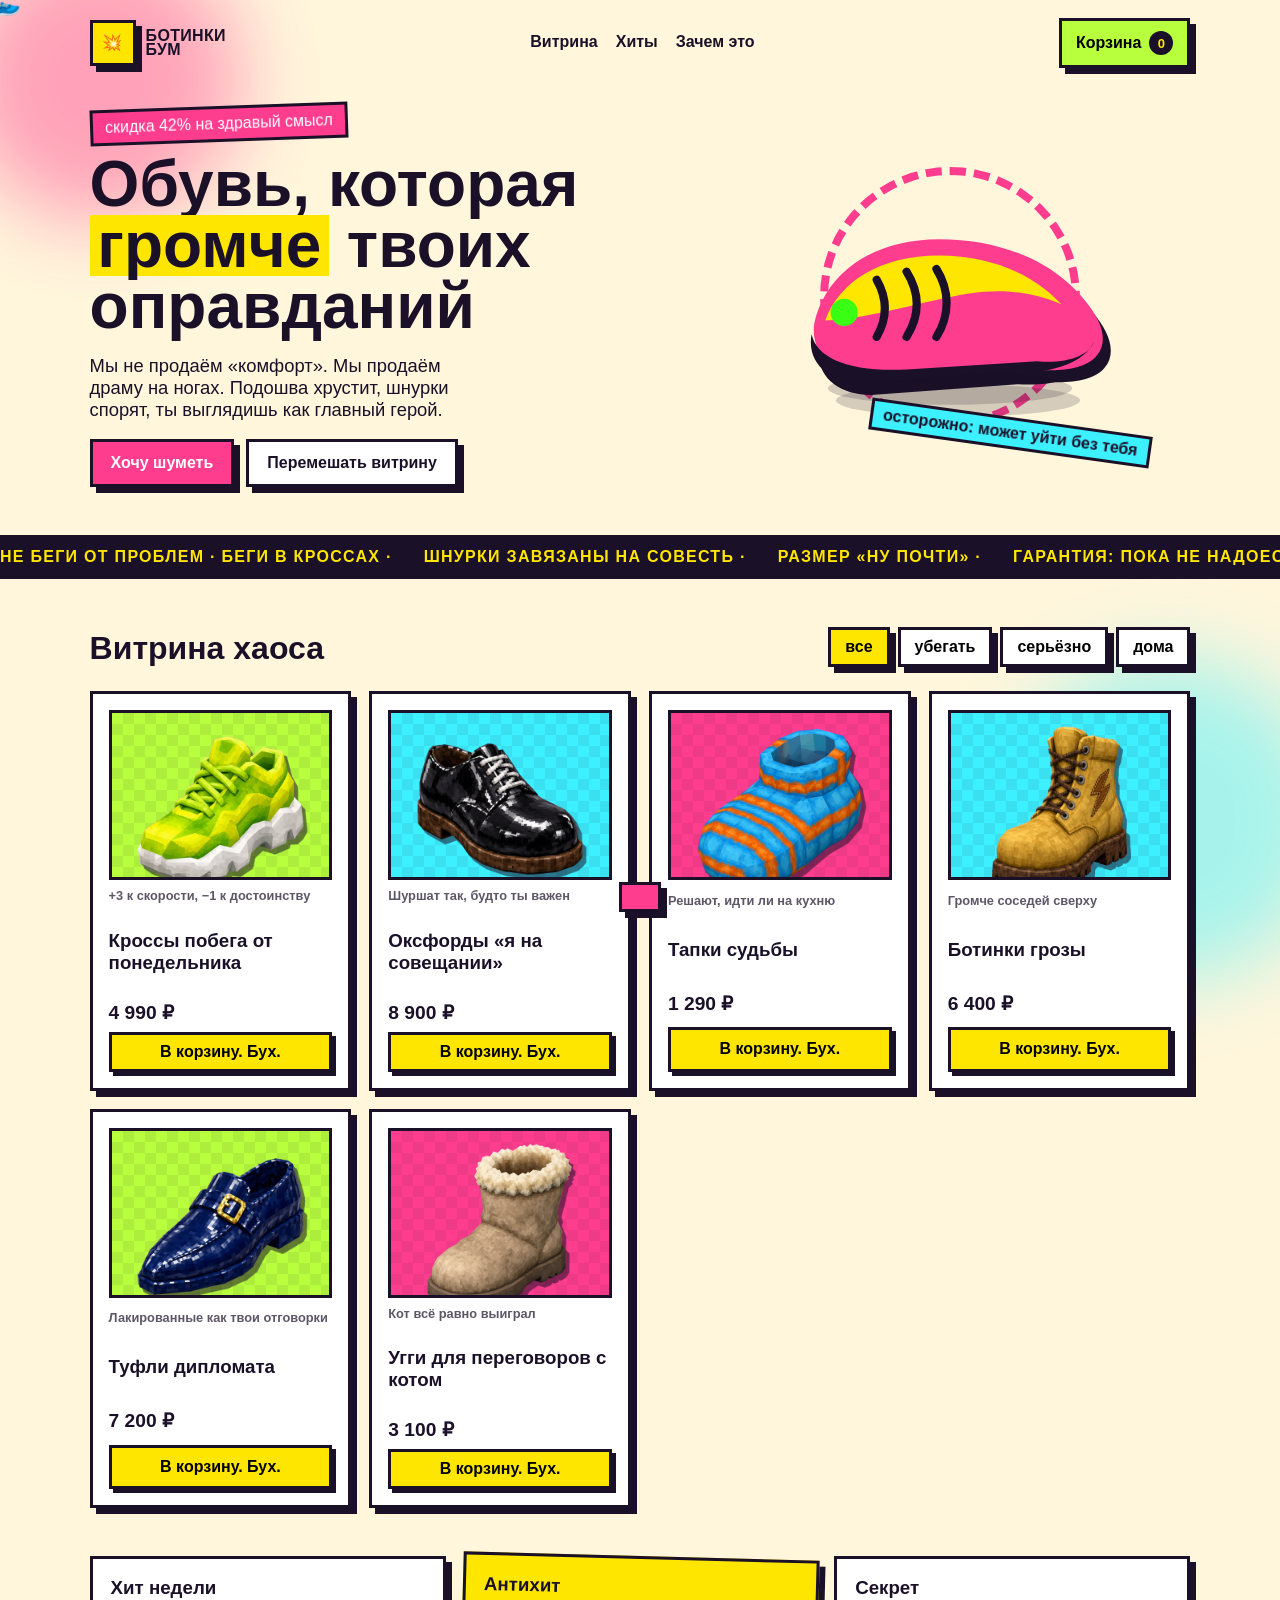
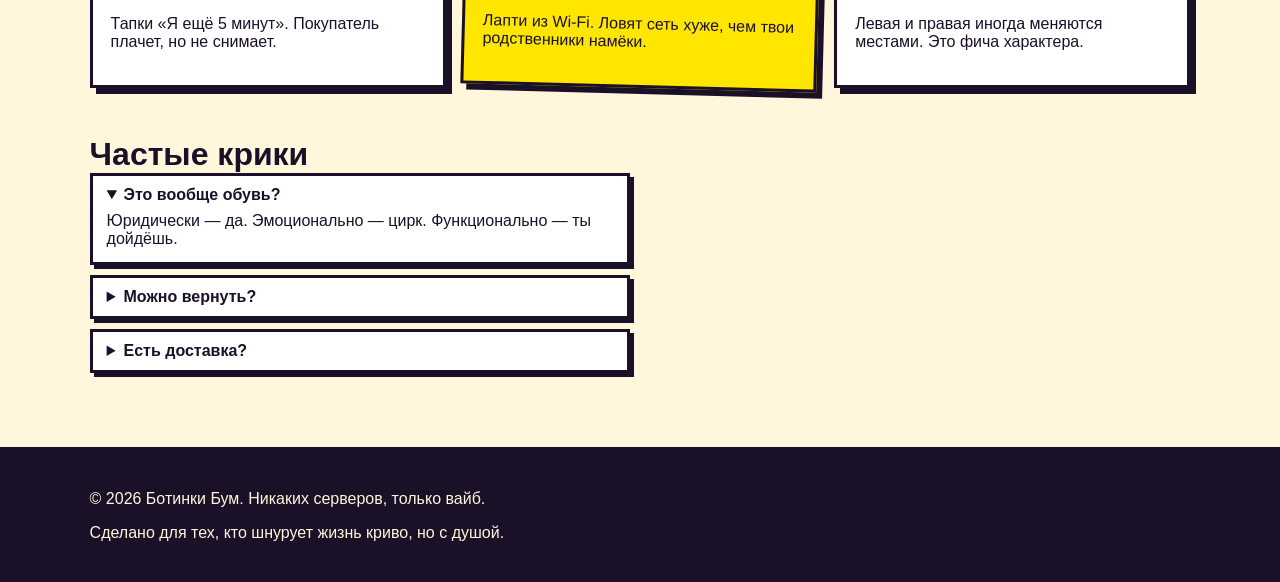
<file: index.html>
<!DOCTYPE html>
<html lang="ru">
<head>
  <meta charset="UTF-8" />
  <meta name="viewport" content="width=device-width, initial-scale=1" />
  <title>Ботинки Бум — обувь, которая шумит</title>
  <link rel="stylesheet" href="styles.css" />
</head>
<body>
  <div class="blob blob-a" aria-hidden="true"></div>
  <div class="blob blob-b" aria-hidden="true"></div>
  <div class="cursor-boot" id="cursorBoot" aria-hidden="true">👟</div>

  <header class="top">
    <a class="logo" href="#">
      <span class="logo-mark">💥</span>
      <span>БОТИНКИ<br />БУМ</span>
    </a>
    <nav>
      <a href="#catalog">Витрина</a>
      <a href="#hits">Хиты</a>
      <a href="#faq">Зачем это</a>
    </nav>
    <button class="cart-btn" id="cartBtn" type="button">
      Корзина
      <span class="cart-count" id="cartCount">0</span>
    </button>
  </header>

  <section class="hero">
    <div class="hero-copy">
      <p class="sticker">скидка 42% на здравый смысл</p>
      <h1>Обувь, которая <em>громче</em> твоих оправданий</h1>
      <p class="lead">
        Мы не продаём «комфорт». Мы продаём драму на ногах.
        Подошва хрустит, шнурки спорят, ты выглядишь как главный герой.
      </p>
      <div class="hero-actions">
        <a class="btn boom" href="#catalog">Хочу шуметь</a>
        <button class="btn ghost" id="shuffleBtn" type="button">Перемешать витрину</button>
      </div>
    </div>
    <div class="hero-stage">
      <div class="spin-ring"></div>
      <svg class="hero-shoe" viewBox="0 0 280 180" role="img" aria-label="Гигантский кроссовок">
        <ellipse cx="140" cy="158" rx="90" ry="12" fill="#1a1028" opacity=".18"/>
        <path d="M40 110c8-36 42-62 92-62 48 0 86 18 108 46 10 12 18 28 8 40-8 10-28 12-46 10l-110 6c-28 2-56-12-52-40z" fill="#ff3d8f"/>
        <path d="M48 108c10-28 40-48 84-48 38 0 70 14 90 36-18-8-40-12-68-8-36 6-70 18-106 20z" fill="#ffe600"/>
        <path d="M38 118c4 18 28 28 70 26l96-6c22 2 38-4 42-14-8 16-34 24-62 22l-108 8c-24 0-42-14-38-36z" fill="#1a1028"/>
        <path d="M86 78c8 14 8 28 0 42" stroke="#1a1028" stroke-width="6" fill="none" stroke-linecap="round"/>
        <path d="M108 72c10 16 10 32 0 48" stroke="#1a1028" stroke-width="6" fill="none" stroke-linecap="round"/>
        <path d="M130 70c10 16 10 34 0 50" stroke="#1a1028" stroke-width="6" fill="none" stroke-linecap="round"/>
        <circle cx="62" cy="102" r="10" fill="#39ff14"/>
      </svg>
      <p class="hero-caption">осторожно: может уйти без тебя</p>
    </div>
  </section>

  <div class="ticker" aria-hidden="true">
    <div class="ticker-track">
      <span>не беги от проблем · беги в кроссах ·</span>
      <span>шнурки завязаны на совесть ·</span>
      <span>размер «ну почти» ·</span>
      <span>гарантия: пока не надоест ·</span>
      <span>не беги от проблем · беги в кроссах ·</span>
      <span>шнурки завязаны на совесть ·</span>
      <span>размер «ну почти» ·</span>
      <span>гарантия: пока не надоест ·</span>
    </div>
  </div>

  <section id="catalog" class="catalog">
    <div class="section-head">
      <h2>Витрина хаоса</h2>
      <div class="filters" id="filters">
        <button class="chip on" data-filter="all" type="button">все</button>
        <button class="chip" data-filter="run" type="button">убегать</button>
        <button class="chip" data-filter="formal" type="button">серьёзно</button>
        <button class="chip" data-filter="home" type="button">дома</button>
      </div>
    </div>
    <div class="grid" id="grid"></div>
  </section>

  <section id="hits" class="hits">
    <div class="hit-card">
      <h3>Хит недели</h3>
      <p>Тапки «Я ещё 5 минут». Покупатель плачет, но не снимает.</p>
    </div>
    <div class="hit-card tilt">
      <h3>Антихит</h3>
      <p>Лапти из Wi-Fi. Ловят сеть хуже, чем твои родственники намёки.</p>
    </div>
    <div class="hit-card">
      <h3>Секрет</h3>
      <p>Левая и правая иногда меняются местами. Это фича характера.</p>
    </div>
  </section>

  <section id="faq" class="faq">
    <h2>Частые крики</h2>
    <details open>
      <summary>Это вообще обувь?</summary>
      <p>Юридически — да. Эмоционально — цирк. Функционально — ты дойдёшь.</p>
    </details>
    <details>
      <summary>Можно вернуть?</summary>
      <p>Можно. Но ботинок будет помнить. И судить.</p>
    </details>
    <details>
      <summary>Есть доставка?</summary>
      <p>Пока только глазами. Кнопка «в корзину» чисто для кайфа.</p>
    </details>
  </section>

  <footer>
    <p>© 2026 Ботинки Бум. Никаких серверов, только вайб.</p>
    <p>Сделано для тех, кто шнурует жизнь криво, но с душой.</p>
  </footer>

  <div class="cart-overlay" id="cartOverlay"></div>
  <aside class="cart-drawer" id="cartDrawer" aria-hidden="true" aria-label="Корзина">
    <div class="cart-head">
      <h2>Корзина шума</h2>
      <button class="cart-close" id="cartClose" type="button" aria-label="Закрыть">✕</button>
    </div>
    <div class="cart-items" id="cartItems"></div>
    <div class="cart-foot">
      <div class="cart-total"><span>Итого</span><strong id="cartTotal">0 ₽</strong></div>
      <button class="btn boom cart-checkout" id="checkoutBtn" type="button">Оформить бум</button>
      <button class="cart-clear" id="clearBtn" type="button">выкинуть всё</button>
    </div>
  </aside>

  <div class="toast" id="toast" role="status"></div>
  <script src="script.js"></script>
</body>
</html>
</file>
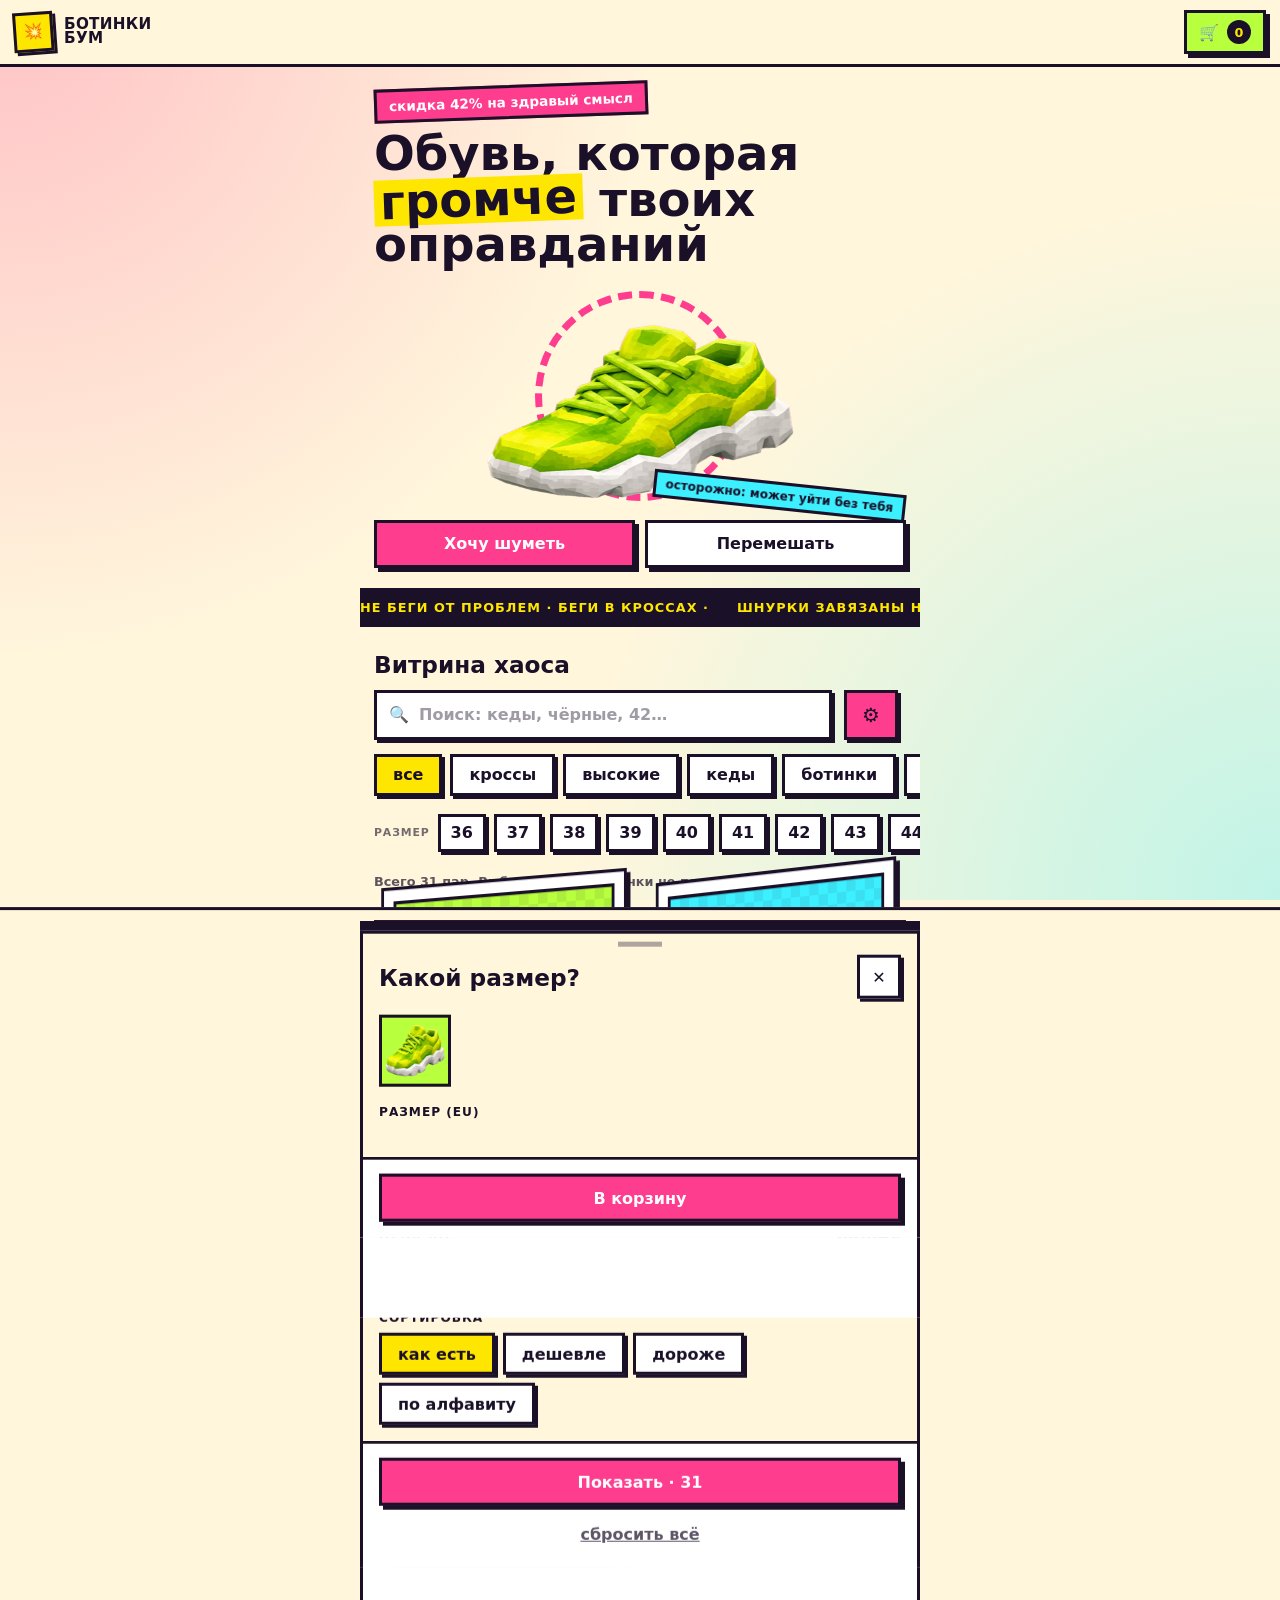
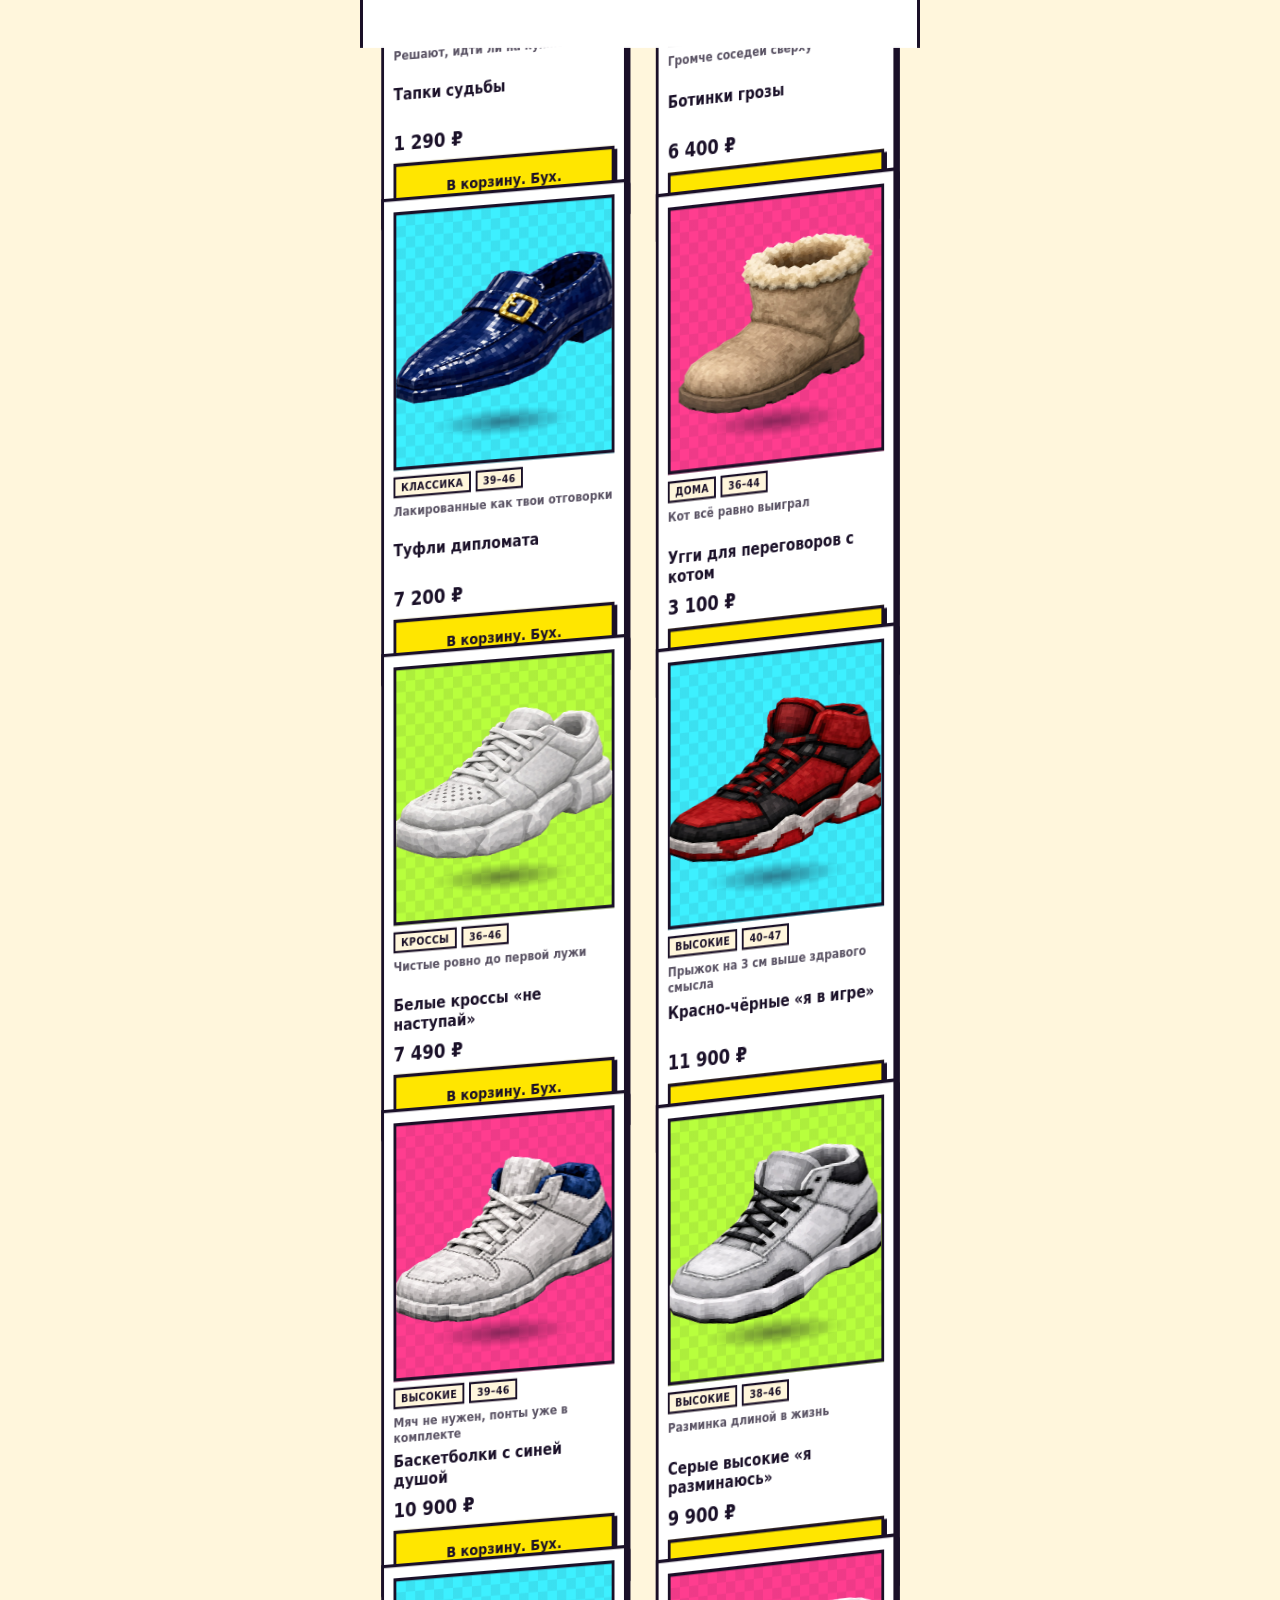
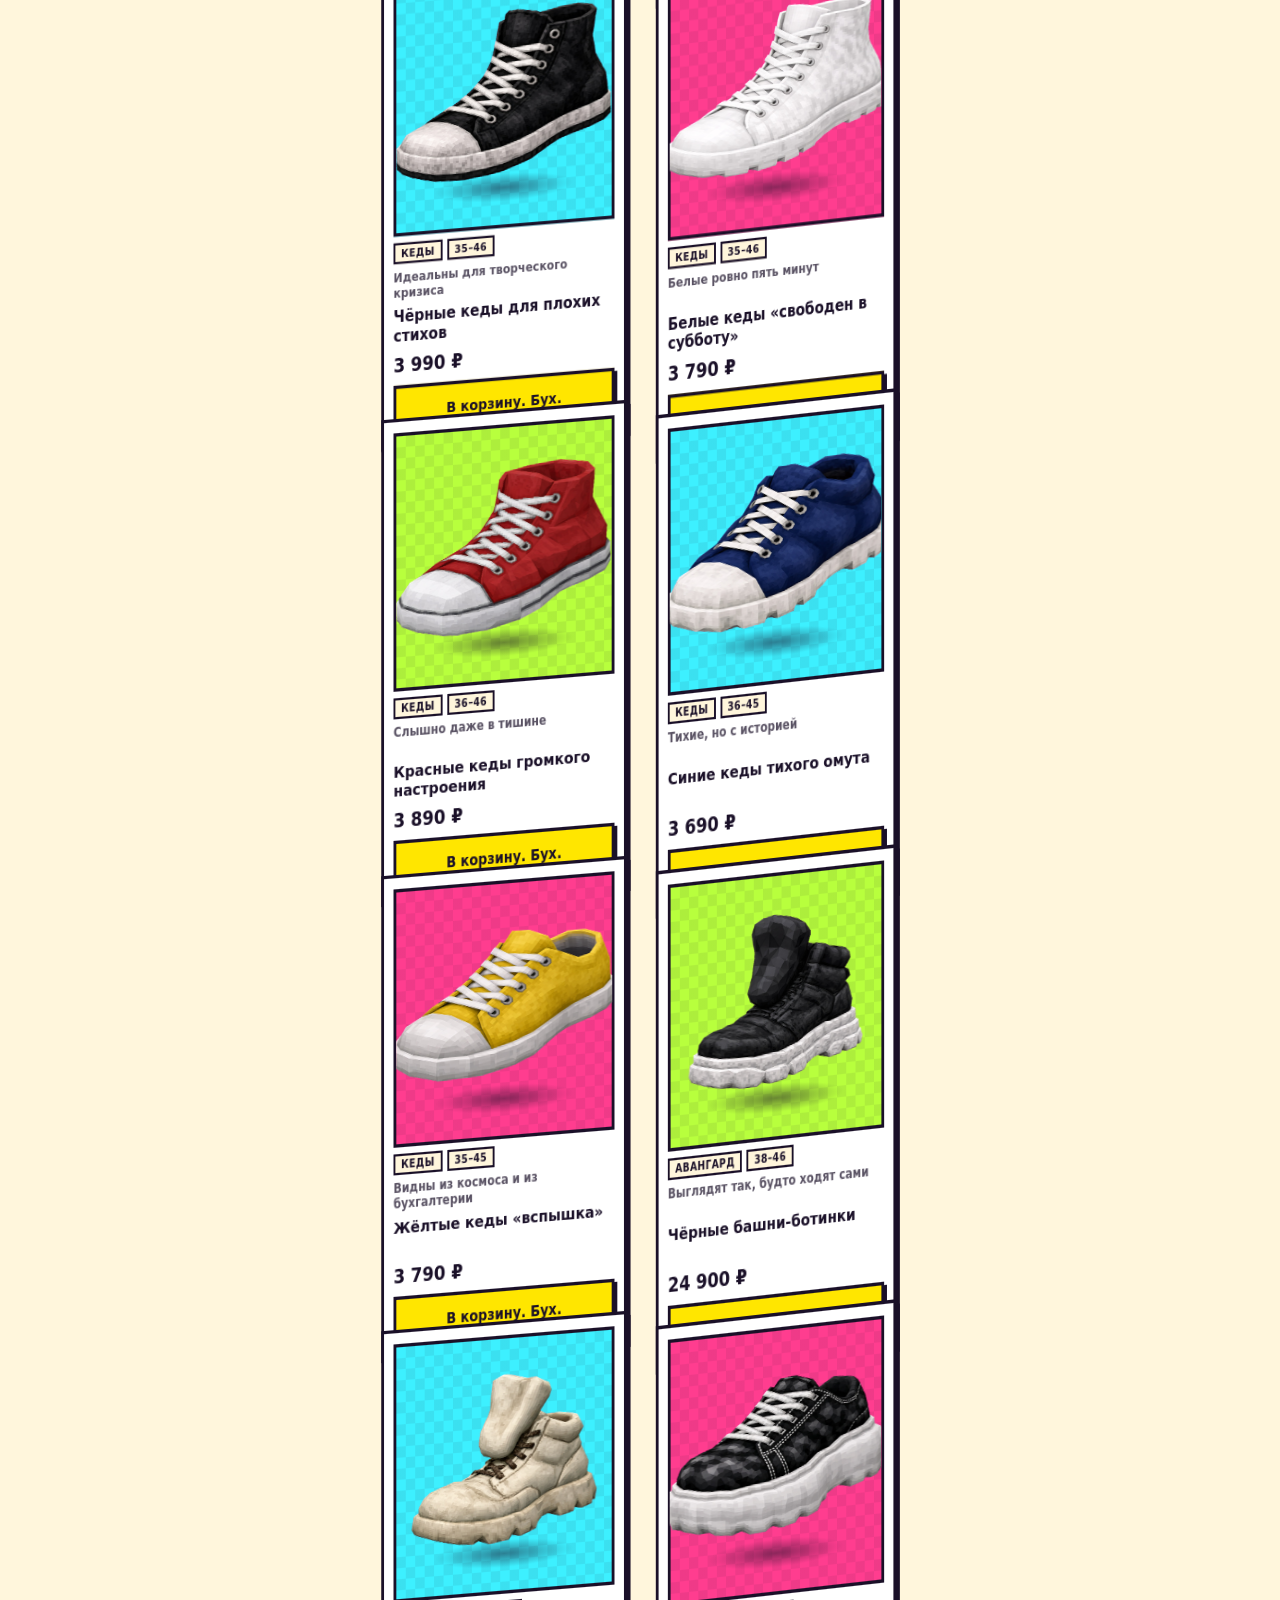
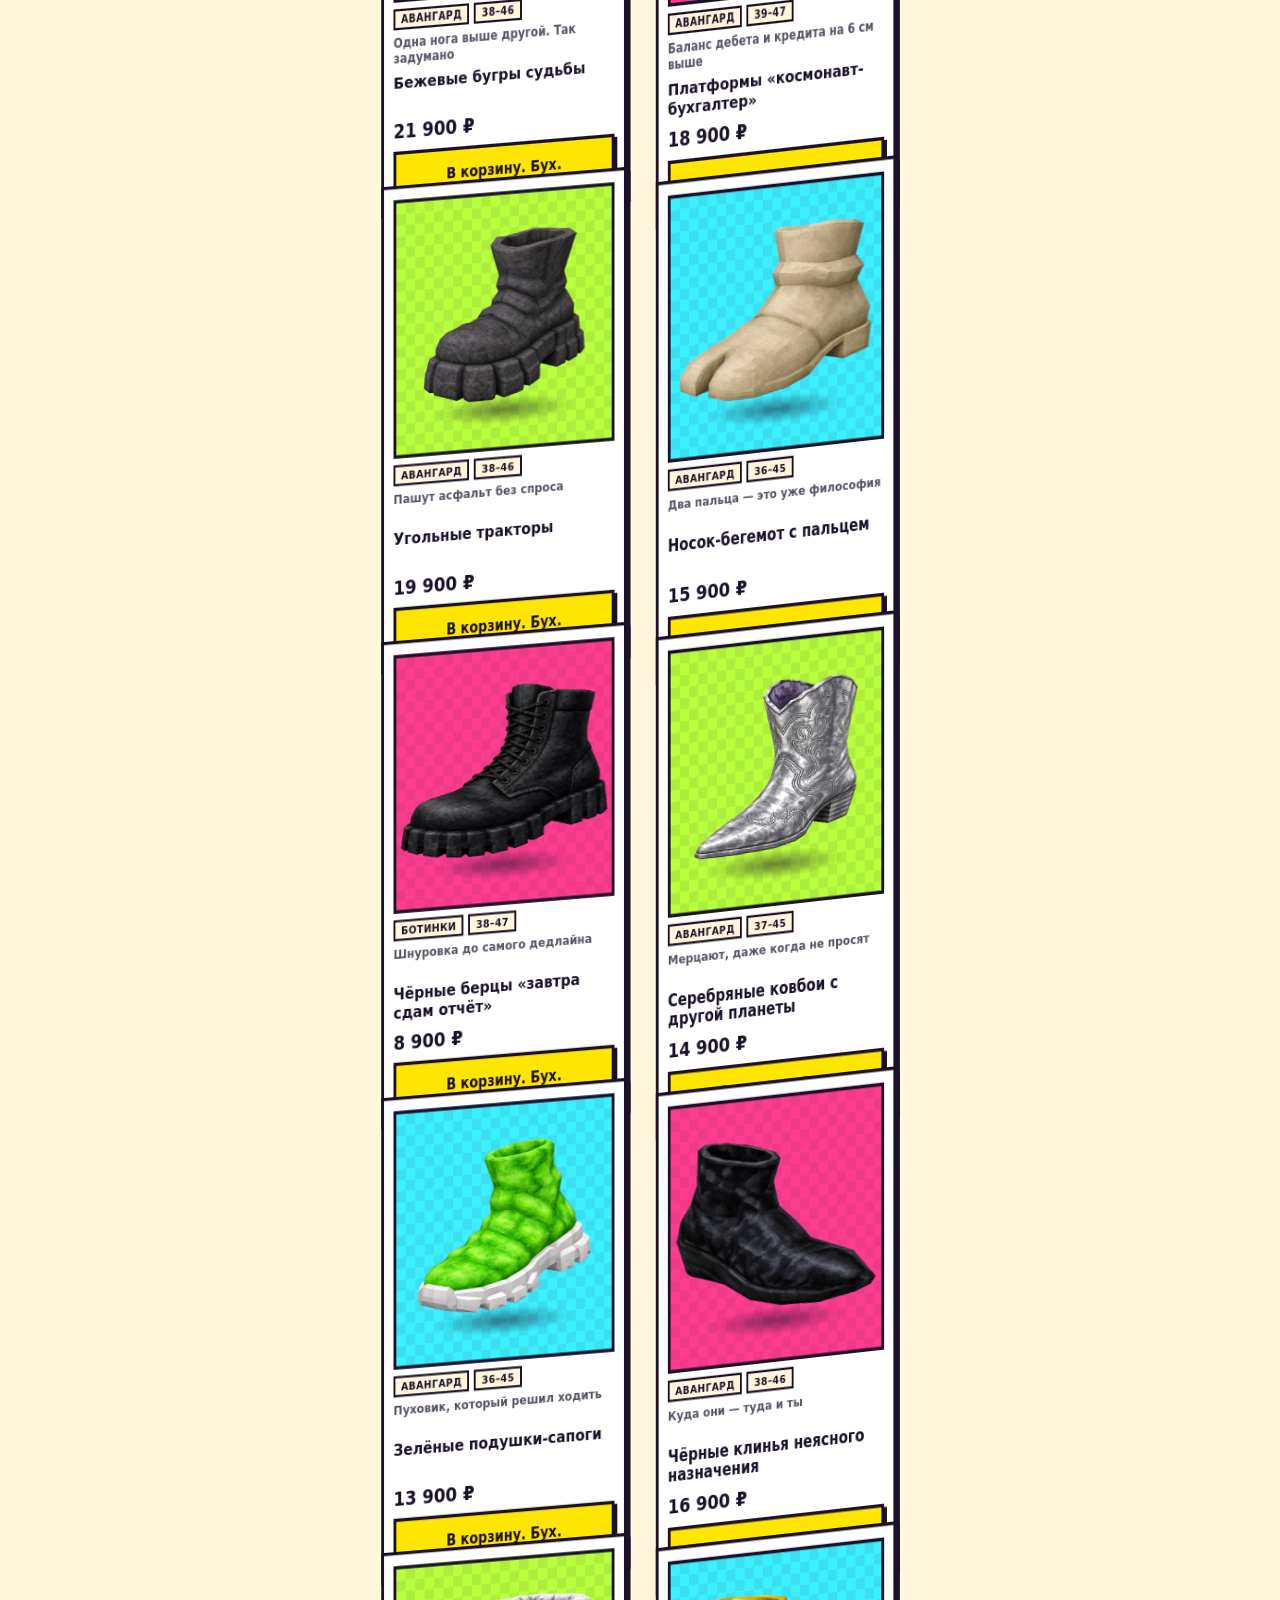
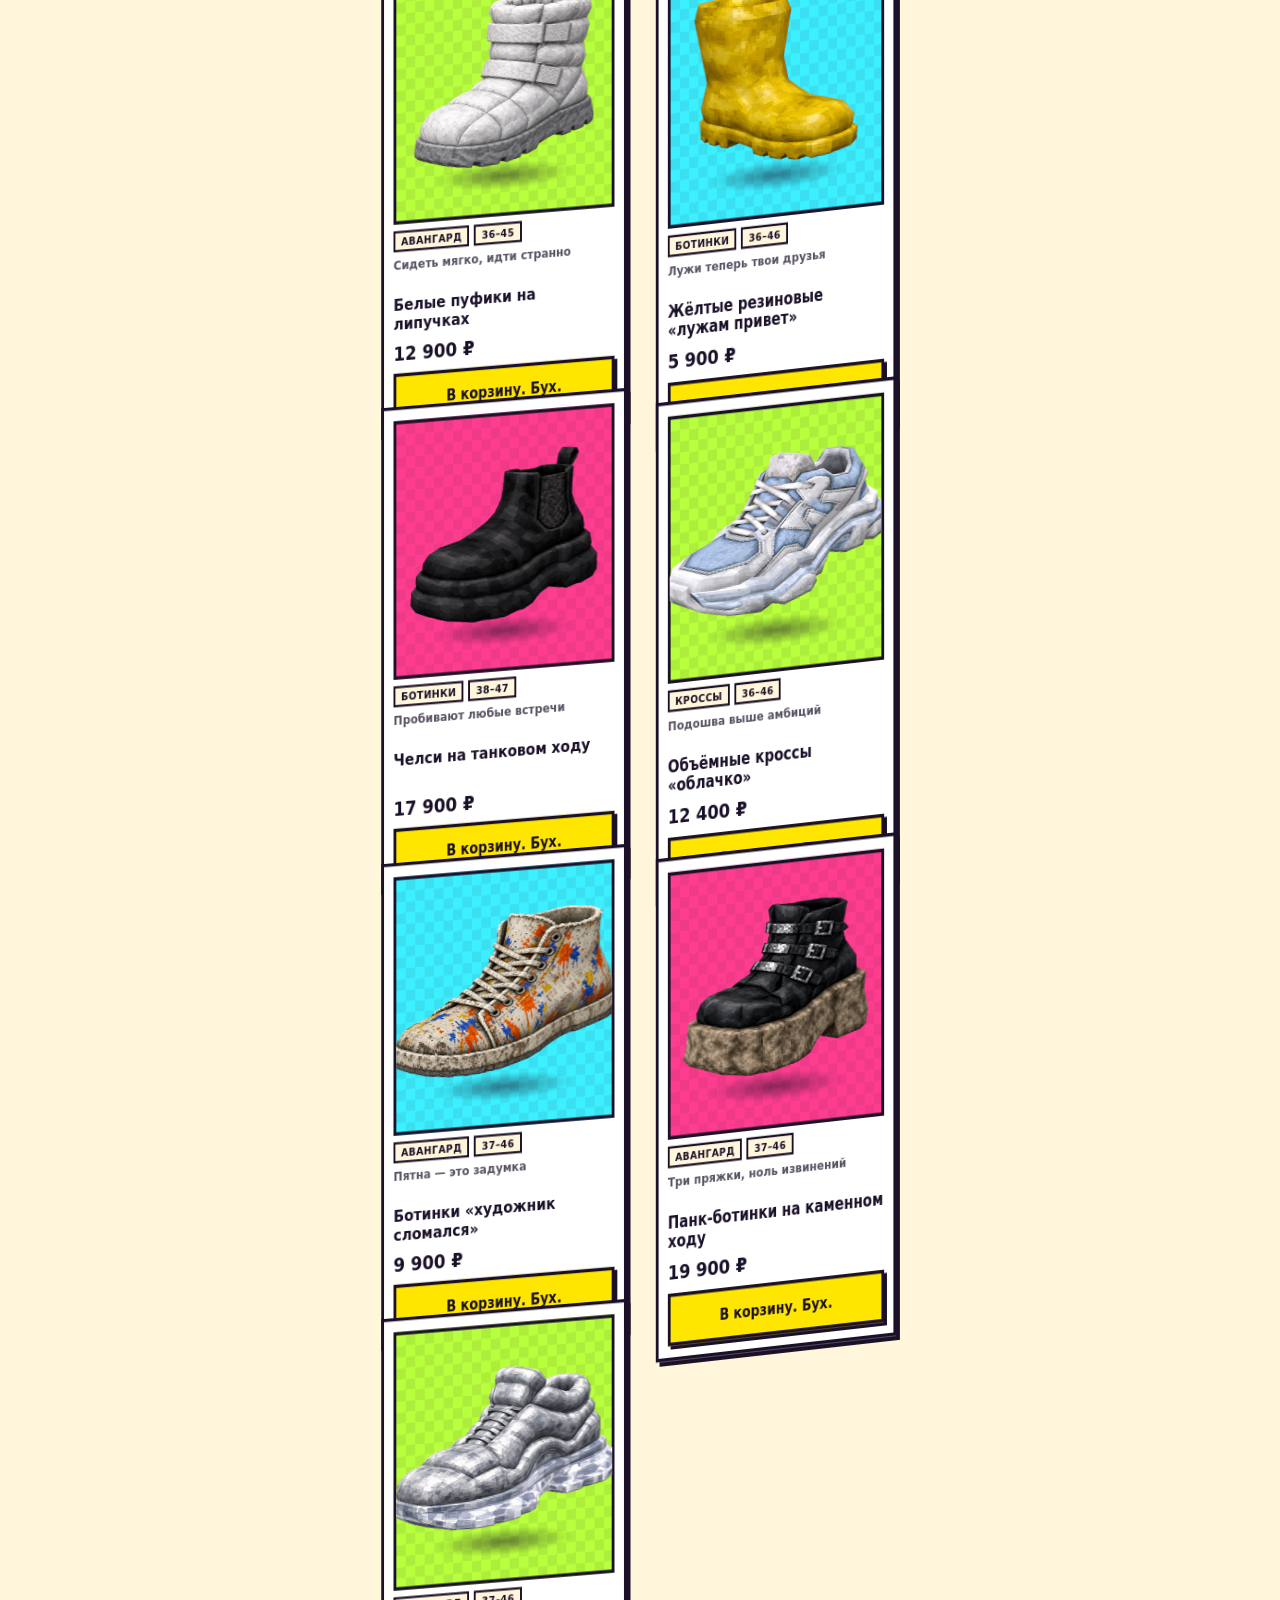
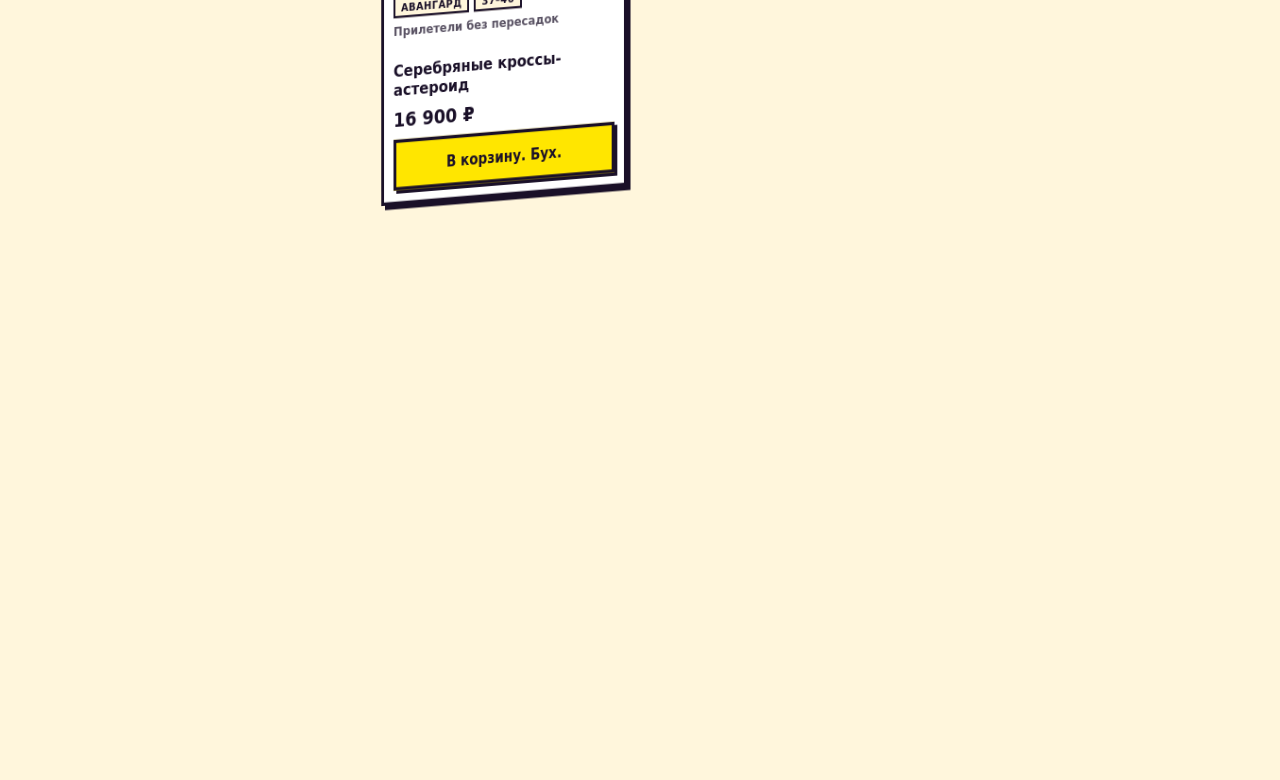
<file: tg/index.html>
<!DOCTYPE html>
<html lang="ru">
<head>
  <meta charset="UTF-8" />
  <meta name="viewport" content="width=device-width, initial-scale=1, maximum-scale=1, user-scalable=no, viewport-fit=cover" />
  <meta name="theme-color" content="#fff6dc" />
  <!-- если добавить на домашний экран: открывается без адресной строки -->
  <meta name="mobile-web-app-capable" content="yes" />
  <meta name="apple-mobile-web-app-capable" content="yes" />
  <meta name="apple-mobile-web-app-status-bar-style" content="black-translucent" />
  <meta name="apple-mobile-web-app-title" content="Ботинки Бум" />
  <link rel="manifest" href="manifest.webmanifest" />
  <link rel="apple-touch-icon" href="icon-192.png" />
  <title>Ботинки Бум</title>
  <script src="https://telegram.org/js/telegram-web-app.js"></script>
  <link rel="stylesheet" href="styles.css?v=5" />
</head>
<body>
  <header class="top">
    <a class="logo" href="#top">
      <span class="logo-mark">💥</span>
      <span class="logo-text">БОТИНКИ<br />БУМ</span>
    </a>
    <button class="cart-pill" id="cartBtn" type="button" aria-label="Открыть корзину">
      <span class="cart-ico">🛒</span>
      <span class="cart-count" id="cartCount">0</span>
    </button>
  </header>

  <main class="app" id="top">
    <section class="hero">
      <p class="sticker" id="greet">скидка 42% на здравый смысл</p>
      <h1>Обувь, которая <em>громче</em> твоих оправданий</h1>
      <div class="hero-stage" id="heroStage">
        <div class="ring"></div>
        <img class="hero-shoe" src="assets/shoe-1.png" width="320" height="320" alt="Кроссовок" fetchpriority="high" draggable="false" />
        <span class="hero-note">осторожно: может уйти без тебя</span>
      </div>
      <div class="hero-actions">
        <a class="btn boom" href="#catalog">Хочу шуметь</a>
        <button class="btn" id="shuffleBtn" type="button">Перемешать</button>
      </div>
    </section>

    <div class="ticker" aria-hidden="true">
      <div class="ticker-track">
        <span>не беги от проблем · беги в кроссах ·</span>
        <span>шнурки завязаны на совесть ·</span>
        <span>размер «ну почти» ·</span>
        <span>гарантия: пока не надоест ·</span>
        <span>не беги от проблем · беги в кроссах ·</span>
        <span>шнурки завязаны на совесть ·</span>
        <span>размер «ну почти» ·</span>
        <span>гарантия: пока не надоест ·</span>
      </div>
    </div>

    <section class="catalog" id="catalog">
      <h2>Витрина хаоса</h2>
      <div class="searchbar">
        <label class="search">
          <span aria-hidden="true">🔍</span>
          <input id="q" type="search" inputmode="search" enterkeyhint="search" autocomplete="off" autocapitalize="off" spellcheck="false" placeholder="Поиск: кеды, чёрные, 42…" aria-label="Поиск" />
          <button class="q-clear" id="qClear" type="button" aria-label="Очистить" hidden>✕</button>
        </label>
        <button class="fbtn" id="filterBtn" type="button" aria-label="Параметры">
          ⚙️<span class="fbadge" id="fBadge" hidden>0</span>
        </button>
      </div>
      <div class="filters" id="filters"></div>
      <div class="filters sizes" id="sizeRow"></div>
      <p class="found" id="found"></p>
      <div class="grid" id="grid"></div>
      <div class="no-res" id="noRes" hidden>
        <img src="assets/shoe-3.png" width="130" height="130" alt="" />
        <p>Ничего не нашлось. Даже ботинки удивлены.</p>
        <button class="btn boom" id="noResReset" type="button">Сбросить всё</button>
      </div>
    </section>

    <section class="hits">
      <h2>Хиты и антихиты</h2>
      <div class="hits-row">
        <div class="hit">
          <h3>Хит недели</h3>
          <p>Тапки «Я ещё 5 минут». Покупатель плачет, но не снимает.</p>
        </div>
        <div class="hit hit-y">
          <h3>Антихит</h3>
          <p>Лапти из Wi-Fi. Ловят сеть хуже, чем твои родственники намёки.</p>
        </div>
        <div class="hit">
          <h3>Секрет</h3>
          <p>Левая и правая иногда меняются местами. Это фича характера.</p>
        </div>
      </div>
    </section>

    <section class="faq">
      <h2>Частые крики</h2>
      <details>
        <summary>Это вообще обувь?</summary>
        <p>Юридически — да. Эмоционально — цирк. Функционально — ты дойдёшь.</p>
      </details>
      <details>
        <summary>Можно вернуть?</summary>
        <p>Можно. Но ботинок будет помнить. И судить.</p>
      </details>
      <details>
        <summary>Есть доставка?</summary>
        <p>Пока только глазами. Кнопка «в корзину» чисто для кайфа.</p>
      </details>
    </section>

    <footer>
      <p>© 2026 Ботинки Бум. Никаких серверов, только вайб.</p>
    </footer>
  </main>

  <!-- запасная нижняя кнопка, когда открыто не в Telegram -->
  <div class="dock" id="dock">
    <button class="btn boom dock-btn" id="dockBtn" type="button">Корзина</button>
  </div>

  <div class="overlay" id="overlay"></div>
  <section class="sheet" id="sheet" aria-hidden="true" aria-label="Корзина">
    <div class="sheet-grip"></div>
    <div class="sheet-head">
      <h2>Корзина шума</h2>
      <button class="sheet-close" id="sheetClose" type="button" aria-label="Закрыть">✕</button>
    </div>
    <div class="sheet-items" id="sheetItems"></div>
    <div class="sheet-foot">
      <div class="sheet-total"><span>Итого</span><strong id="sheetTotal">0 ₽</strong></div>
      <button class="btn boom sheet-checkout" id="checkoutBtn" type="button">Оформить бум</button>
      <button class="sheet-clear" id="clearBtn" type="button">выкинуть всё</button>
    </div>
  </section>

  <section class="sheet" id="fsheet" aria-hidden="true" aria-label="Параметры">
    <div class="sheet-grip"></div>
    <div class="sheet-head">
      <h2>Параметры</h2>
      <button class="sheet-close" data-close type="button" aria-label="Закрыть">✕</button>
    </div>
    <div class="sheet-body">
      <h4 class="lbl">Цвет</h4>
      <div class="wrap" id="swatches"></div>
      <h4 class="lbl">Цена до <b id="priceVal"></b></h4>
      <input class="range" id="price" type="range" min="1000" max="25000" step="500" value="25000" aria-label="Максимальная цена" />
      <h4 class="lbl">Сортировка</h4>
      <div class="wrap" id="sortRow"></div>
    </div>
    <div class="sheet-foot">
      <button class="btn boom" id="applyBtn" type="button">Показать</button>
      <button class="sheet-clear" id="resetBtn" type="button">сбросить всё</button>
    </div>
  </section>

  <section class="sheet" id="psheet" aria-hidden="true" aria-label="Выбор размера">
    <div class="sheet-grip"></div>
    <div class="sheet-head">
      <h2>Какой размер?</h2>
      <button class="sheet-close" data-close type="button" aria-label="Закрыть">✕</button>
    </div>
    <div class="sheet-body">
      <div class="pick-prod">
        <div class="thumb"><img id="pImg" src="assets/shoe-1.png" width="64" height="64" alt="" /></div>
        <div><b id="pName"></b><span id="pPrice"></span></div>
      </div>
      <h4 class="lbl">Размер (EU)</h4>
      <div class="size-grid" id="sizeGrid"></div>
      <p class="hint" id="pHint"></p>
    </div>
    <div class="sheet-foot">
      <button class="btn boom" id="pAdd" type="button">В корзину</button>
    </div>
  </section>

  <div class="toast" id="toast" role="status"></div>
  <script src="app.js?v=5"></script>
</body>
</html>
</file>
<file: styles.css>
:root {
  --ink: #1a1028;
  --paper: #fff6dc;
  --pink: #ff3d8f;
  --yellow: #ffe600;
  --lime: #b8ff3d;
  --cyan: #3df0ff;
  --shadow: 6px 6px 0 var(--ink);
}

* { box-sizing: border-box; }
html { scroll-behavior: smooth; }

body {
  margin: 0;
  font-family: "Trebuchet MS", "Segoe UI", sans-serif;
  background: var(--paper);
  color: var(--ink);
  overflow-x: hidden;
  cursor: none;
}

a, button { cursor: none; }

.blob {
  position: fixed;
  z-index: 0;
  border-radius: 50%;
  filter: blur(40px);
  opacity: .45;
  pointer-events: none;
  animation: drift 14s ease-in-out infinite;
}
.blob-a {
  width: 280px; height: 280px;
  background: var(--pink);
  top: -60px; left: -40px;
}
.blob-b {
  width: 320px; height: 320px;
  background: var(--cyan);
  bottom: -80px; right: -50px;
  animation-delay: -6s;
}

.cursor-boot {
  position: fixed;
  z-index: 9999;
  pointer-events: none;
  font-size: 22px;
  transform: translate(-30%, -30%) rotate(-20deg);
  transition: transform .12s ease;
}

.top, .hero, .catalog, .hits, .faq, footer {
  position: relative;
  z-index: 1;
}

.top {
  display: flex;
  align-items: center;
  justify-content: space-between;
  gap: 16px;
  padding: 18px 7%;
}

.logo {
  display: flex;
  align-items: center;
  gap: 10px;
  text-decoration: none;
  color: inherit;
  font-weight: 900;
  line-height: .9;
  letter-spacing: .02em;
}
.logo-mark {
  display: grid;
  place-items: center;
  width: 46px; height: 46px;
  background: var(--yellow);
  border: 3px solid var(--ink);
  box-shadow: var(--shadow);
  animation: wiggle 2.4s ease-in-out infinite;
}

nav { display: flex; gap: 18px; }
nav a {
  color: inherit;
  font-weight: 700;
  text-decoration: none;
  border-bottom: 3px solid transparent;
  transition: border-color .2s, transform .2s;
}
nav a:hover { border-color: var(--pink); transform: rotate(-3deg); }

.cart-btn, .btn, .chip {
  border: 3px solid var(--ink);
  background: #fff;
  font: inherit;
  font-weight: 800;
  box-shadow: var(--shadow);
  transition: transform .18s ease, box-shadow .18s ease, background .18s;
}
.cart-btn {
  display: flex;
  align-items: center;
  gap: 8px;
  padding: 10px 14px;
  background: var(--lime);
}
.cart-btn:hover, .btn:hover, .chip:hover {
  transform: translate(-2px, -2px);
  box-shadow: 8px 8px 0 var(--ink);
}
.cart-btn:active, .btn:active {
  transform: translate(4px, 4px);
  box-shadow: 0 0 0 var(--ink);
}
.cart-count {
  min-width: 24px;
  height: 24px;
  border-radius: 999px;
  background: var(--ink);
  color: var(--yellow);
  display: grid;
  place-items: center;
  font-size: 13px;
}
.cart-count.pop { animation: pop .35s ease; }

.hero {
  display: grid;
  grid-template-columns: 1.1fr .9fr;
  gap: 32px;
  padding: 20px 7% 48px;
  align-items: center;
}

.sticker {
  display: inline-block;
  margin: 0 0 12px;
  padding: 6px 12px;
  background: var(--pink);
  color: #fff;
  border: 3px solid var(--ink);
  transform: rotate(-2deg);
  animation: bob 3s ease-in-out infinite;
}

h1 {
  font-size: clamp(2.2rem, 5vw, 4.2rem);
  line-height: .95;
  margin: 0 0 16px;
}
h1 em {
  font-style: normal;
  background: var(--yellow);
  padding: 0 .12em;
  display: inline-block;
  animation: tilt 3.5s ease-in-out infinite;
}

.lead { font-size: 1.15rem; max-width: 38ch; }

.hero-actions { display: flex; flex-wrap: wrap; gap: 12px; }
.btn {
  display: inline-block;
  padding: 12px 18px;
  text-decoration: none;
  color: inherit;
}
.btn.boom { background: var(--pink); color: #fff; }
.btn.ghost { background: #fff; }

.hero-stage {
  position: relative;
  display: grid;
  place-items: center;
  min-height: 320px;
}
.spin-ring {
  position: absolute;
  width: 260px; height: 260px;
  border: 8px dashed var(--pink);
  border-radius: 50%;
  animation: spin 18s linear infinite;
}
.hero-shoe {
  width: min(100%, 380px);
  animation: float 3.2s ease-in-out infinite;
  filter: drop-shadow(8px 12px 0 #1a1028);
}
.hero-caption {
  position: absolute;
  bottom: 8px;
  right: 8%;
  margin: 0;
  font-weight: 800;
  transform: rotate(8deg);
  background: var(--cyan);
  padding: 4px 10px;
  border: 3px solid var(--ink);
}

.ticker {
  overflow: hidden;
  border-block: 3px solid var(--ink);
  background: var(--ink);
  color: var(--yellow);
  font-weight: 800;
  letter-spacing: .08em;
  text-transform: uppercase;
}
.ticker-track {
  display: flex;
  gap: 2rem;
  width: max-content;
  animation: marquee 18s linear infinite;
  padding: 10px 0;
}
.ticker-track span { white-space: nowrap; }

.catalog { padding: 48px 7%; }
.section-head {
  display: flex;
  justify-content: space-between;
  align-items: end;
  gap: 16px;
  flex-wrap: wrap;
  margin-bottom: 24px;
}
h2 { font-size: 2rem; margin: 0; }
.filters { display: flex; flex-wrap: wrap; gap: 8px; }
.chip { padding: 8px 14px; background: #fff; }
.chip.on { background: var(--yellow); }

.grid {
  display: grid;
  grid-template-columns: repeat(auto-fill, minmax(230px, 1fr));
  gap: 18px;
}

.card {
  background: #fff;
  border: 3px solid var(--ink);
  box-shadow: var(--shadow);
  padding: 16px;
  display: grid;
  gap: 8px;
  animation: rise .55s ease-out;
  transition: transform .2s ease;
}
.card:hover { transform: rotate(-1.5deg) translateY(-6px); }
.card.hide { display: none; }

.card-art {
  height: 170px;
  display: grid;
  place-items: center;
  overflow: hidden;
  border: 3px solid var(--ink);
  background:
    repeating-conic-gradient(rgba(26, 16, 40, .07) 0% 25%, transparent 0% 50%) 0 0 / 22px 22px,
    var(--lime);
}
.card:nth-child(2n) .card-art { background-color: var(--cyan); }
.card:nth-child(3n) .card-art { background-color: var(--pink); }
.card-art img {
  width: 88%;
  height: 88%;
  object-fit: contain;
  user-select: none;
  /* дёрганая PS1-анимация: мало кадров, без плавности */
  animation: ps1-idle 2.4s steps(6, end) infinite;
  filter: drop-shadow(4px 5px 0 rgba(26, 16, 40, .55));
  transition: transform .25s cubic-bezier(.3, 1.6, .5, 1);
}
.card:hover .card-art img {
  transform: scale(1.12) rotate(-6deg);
  animation-duration: 1s;
}

.price {
  font-weight: 900;
  font-size: 1.2rem;
}
.tag {
  font-size: .8rem;
  font-weight: 800;
  opacity: .7;
}
.add {
  border: 3px solid var(--ink);
  background: var(--yellow);
  font: inherit;
  font-weight: 800;
  padding: 8px;
  box-shadow: 4px 4px 0 var(--ink);
  transition: transform .15s, box-shadow .15s;
}
.add:hover { transform: translate(-1px, -1px); }

.hits {
  display: grid;
  grid-template-columns: repeat(3, 1fr);
  gap: 16px;
  padding: 0 7% 48px;
}
.hit-card {
  border: 3px solid var(--ink);
  background: #fff;
  padding: 18px;
  box-shadow: var(--shadow);
}
.hit-card:nth-child(2) { background: var(--yellow); transform: rotate(1.5deg); }
.hit-card h3 { margin: 0 0 8px; }

.faq { padding: 0 7% 64px; max-width: 720px; }
details {
  border: 3px solid var(--ink);
  background: #fff;
  margin-bottom: 10px;
  padding: 10px 14px;
  box-shadow: 4px 4px 0 var(--ink);
}
summary { font-weight: 800; cursor: none; }
details p { margin: 8px 0 4px; }

footer {
  border-top: 3px solid var(--ink);
  padding: 24px 7%;
  background: var(--ink);
  color: var(--paper);
}

.toast {
  position: fixed;
  z-index: 20;
  left: 50%;
  bottom: 24px;
  transform: translateX(-50%) translateY(120%);
  background: var(--pink);
  color: #fff;
  border: 3px solid var(--ink);
  box-shadow: var(--shadow);
  padding: 12px 18px;
  font-weight: 800;
  transition: transform .35s cubic-bezier(.2, .8, .2, 1);
}
.toast.show { transform: translateX(-50%) translateY(0); }

@keyframes float {
  0%, 100% { transform: translateY(0) rotate(-6deg); }
  50% { transform: translateY(-16px) rotate(4deg); }
}
@keyframes wiggle {
  0%, 100% { transform: rotate(-6deg); }
  50% { transform: rotate(8deg); }
}
@keyframes bob {
  0%, 100% { transform: rotate(-2deg) translateY(0); }
  50% { transform: rotate(3deg) translateY(-6px); }
}
@keyframes tilt {
  0%, 100% { transform: rotate(-2deg); }
  50% { transform: rotate(2deg); }
}
@keyframes spin { to { transform: rotate(360deg); } }
@keyframes marquee {
  from { transform: translateX(0); }
  to { transform: translateX(-50%); }
}
@keyframes drift {
  0%, 100% { transform: translate(0, 0) scale(1); }
  50% { transform: translate(40px, 20px) scale(1.15); }
}
@keyframes rise {
  from { opacity: 0; transform: translateY(18px); }
  to { opacity: 1; transform: none; }
}
@keyframes pop {
  0% { transform: scale(1); }
  40% { transform: scale(1.35); }
  100% { transform: scale(1); }
}
@keyframes ps1-idle {
  0%   { translate: 0 0;      rotate: 0deg; }
  25%  { translate: 2px -4px; rotate: 2deg; }
  50%  { translate: 0 -6px;   rotate: 0deg; }
  75%  { translate: -2px -3px; rotate: -2deg; }
  100% { translate: 0 0;      rotate: 0deg; }
}

/* ---------- корзина ---------- */
.cart-overlay {
  position: fixed;
  inset: 0;
  z-index: 30;
  background: rgba(26, 16, 40, .5);
  opacity: 0;
  pointer-events: none;
  transition: opacity .3s ease;
}
.cart-overlay.open { opacity: 1; pointer-events: auto; }

.cart-drawer {
  position: fixed;
  z-index: 40;
  top: 0;
  right: 0;
  height: 100%;
  width: min(420px, 100%);
  display: flex;
  flex-direction: column;
  background: var(--paper);
  border-left: 3px solid var(--ink);
  box-shadow: -8px 0 0 var(--ink);
  transform: translateX(110%);
  transition: transform .4s cubic-bezier(.2, .9, .2, 1);
}
.cart-drawer.open { transform: translateX(0); }

.cart-head {
  display: flex;
  align-items: center;
  justify-content: space-between;
  padding: 18px 20px;
  background: var(--yellow);
  border-bottom: 3px solid var(--ink);
}
.cart-head h2 { font-size: 1.5rem; }
.cart-close {
  width: 38px; height: 38px;
  border: 3px solid var(--ink);
  background: #fff;
  font: inherit;
  font-weight: 900;
  box-shadow: 3px 3px 0 var(--ink);
  transition: transform .15s ease, background .15s;
}
.cart-close:hover { background: var(--pink); color: #fff; transform: rotate(90deg); }

.cart-items {
  flex: 1;
  overflow-y: auto;
  padding: 16px 20px;
  display: grid;
  align-content: start;
  gap: 12px;
}

.cart-row {
  display: grid;
  grid-template-columns: 84px 1fr auto;
  gap: 12px;
  align-items: center;
  padding: 10px;
  background: #fff;
  border: 3px solid var(--ink);
  box-shadow: 4px 4px 0 var(--ink);
  animation: rise .35s ease-out;
}
.cart-thumb {
  width: 84px; height: 72px;
  display: grid;
  place-items: center;
  border: 3px solid var(--ink);
  background: var(--lime);
}
.cart-row:nth-child(2n) .cart-thumb { background: var(--cyan); }
.cart-row:nth-child(3n) .cart-thumb { background: var(--pink); }
.cart-thumb img { width: 90%; height: 90%; object-fit: contain; }
.cart-info { display: grid; gap: 4px; min-width: 0; }
.cart-info b { font-size: .92rem; line-height: 1.1; }
.cart-info span { font-weight: 900; }

.qty { display: flex; align-items: center; gap: 8px; margin-top: 2px; }
.qty button {
  width: 28px; height: 28px;
  border: 3px solid var(--ink);
  background: var(--yellow);
  font: inherit;
  font-weight: 900;
  line-height: 1;
  transition: transform .12s ease;
}
.qty button:hover { transform: scale(1.15) rotate(-6deg); }
.qty button:active { transform: scale(.9); }
.qty em { font-style: normal; font-weight: 900; min-width: 18px; text-align: center; }

.cart-del {
  border: 0;
  background: transparent;
  font-size: 1.2rem;
  padding: 6px;
  transition: transform .15s ease;
}
.cart-del:hover { transform: scale(1.3) rotate(12deg); }

.cart-empty { text-align: center; padding: 40px 10px; font-weight: 800; }
.cart-empty img {
  width: 150px;
  opacity: .9;
  animation: ps1-idle 2.4s steps(6, end) infinite;
  filter: drop-shadow(4px 5px 0 rgba(26, 16, 40, .4));
}

.cart-foot {
  display: grid;
  gap: 10px;
  padding: 16px 20px 20px;
  border-top: 3px solid var(--ink);
  background: #fff;
}
.cart-total {
  display: flex;
  justify-content: space-between;
  align-items: baseline;
  font-weight: 800;
}
.cart-total strong { font-size: 1.7rem; }
.cart-checkout { width: 100%; text-align: center; }
.cart-clear {
  border: 0;
  background: none;
  font: inherit;
  font-weight: 700;
  text-decoration: underline;
  opacity: .7;
}
.cart-clear:hover { opacity: 1; color: var(--pink); }

@media (max-width: 800px) {
  body { cursor: auto; }
  a, button, summary { cursor: pointer; }
  .cart-row { grid-template-columns: 72px 1fr auto; }
  .cart-thumb { width: 72px; }
  .cursor-boot { display: none; }
  .hero, .hits { grid-template-columns: 1fr; }
  nav { display: none; }
}
</file>
<file: tg/styles.css>
:root {
  --ink: #1a1028;
  --paper: #fff6dc;
  --pink: #ff3d8f;
  --yellow: #ffe600;
  --lime: #b8ff3d;
  --cyan: #3df0ff;
  --shadow: 4px 4px 0 var(--ink);
  /* в полноэкранном режиме Telegram рисует свои кнопки поверх: отступаем и от выреза, и от них */
  --safe-top: calc(var(--tg-safe-area-inset-top, env(safe-area-inset-top, 0px)) + var(--tg-content-safe-area-inset-top, 0px));
  --safe-bottom: var(--tg-safe-area-inset-bottom, env(safe-area-inset-bottom, 0px));
  --jelly: cubic-bezier(.34, 1.7, .5, 1);
}

* {
  box-sizing: border-box;
  -webkit-tap-highlight-color: transparent;
}
html {
  scroll-behavior: smooth;
  -webkit-text-size-adjust: 100%;
}

body {
  margin: 0;
  min-height: 100vh;
  font-family: system-ui, -apple-system, "Segoe UI", Roboto, "Helvetica Neue", sans-serif;
  color: var(--ink);
  /* статичный фон вместо блюра: ноль нагрузки на GPU */
  background:
    radial-gradient(circle at 0% 0%, rgba(255, 61, 143, .28), transparent 42%),
    radial-gradient(circle at 100% 100%, rgba(61, 240, 255, .32), transparent 45%),
    var(--paper);
  background-attachment: fixed;
  overflow-x: hidden;
  -webkit-user-select: none;
  user-select: none;
  touch-action: manipulation;
}
body.lock { overflow: hidden; }

img { display: block; -webkit-user-drag: none; }
button { font: inherit; color: inherit; touch-action: manipulation; }
a { color: inherit; }
h1, h2, h3, p { margin: 0; }

/* ---------- шапка ---------- */
.top {
  position: sticky;
  top: 0;
  z-index: 10;
  display: flex;
  align-items: center;
  justify-content: space-between;
  padding: calc(var(--safe-top) + 10px) 14px 10px;
  background: var(--paper);
  border-bottom: 3px solid var(--ink);
}
.logo {
  display: flex;
  align-items: center;
  gap: 10px;
  text-decoration: none;
  font-weight: 900;
  line-height: .9;
  letter-spacing: .02em;
  font-size: .95rem;
}
.logo-mark {
  display: grid;
  place-items: center;
  width: 40px;
  height: 40px;
  background: var(--yellow);
  border: 3px solid var(--ink);
  box-shadow: 3px 3px 0 var(--ink);
  transform: rotate(-4deg);
}

.cart-pill {
  position: relative;
  display: flex;
  align-items: center;
  gap: 8px;
  min-height: 44px;
  padding: 6px 12px;
  border: 3px solid var(--ink);
  background: var(--lime);
  box-shadow: var(--shadow);
  font-weight: 900;
  transition: transform .12s ease;
}
.cart-pill:active { transform: translate(3px, 3px); }
.cart-count {
  min-width: 24px;
  height: 24px;
  padding: 0 4px;
  border-radius: 999px;
  display: grid;
  place-items: center;
  background: var(--ink);
  color: var(--yellow);
  font-size: .8rem;
}
.cart-count.pop { animation: pop .55s ease-out; }

/* ---------- каркас ---------- */
.app {
  max-width: 560px;
  margin: 0 auto;
  padding-bottom: calc(110px + var(--safe-bottom));
}
section { padding: 0 14px; }
h2 { font-size: 1.45rem; font-weight: 900; margin-bottom: 12px; }

.btn {
  display: inline-grid;
  place-items: center;
  min-height: 48px;
  padding: 10px 18px;
  border: 3px solid var(--ink);
  background: #fff;
  box-shadow: var(--shadow);
  font-weight: 900;
  text-decoration: none;
  transition: transform .12s ease;
}
.btn:active { transform: translate(3px, 3px); }
.btn.boom { background: var(--pink); color: #fff; }

/* ---------- hero ---------- */
.hero { padding-top: 18px; padding-bottom: 20px; }
.sticker {
  display: inline-block;
  padding: 6px 12px;
  margin-bottom: 12px;
  background: var(--pink);
  color: #fff;
  font-weight: 800;
  font-size: .85rem;
  border: 3px solid var(--ink);
  transform: rotate(-2deg);
}
h1 {
  font-size: clamp(2rem, 9.5vw, 3rem);
  line-height: .95;
  font-weight: 900;
}
h1 em {
  font-style: normal;
  display: inline-block;
  padding: 0 .12em;
  background: var(--yellow);
  transform: rotate(-2deg);
}

.hero-stage {
  position: relative;
  display: grid;
  place-items: center;
  height: 240px;
  margin: 8px 0 4px;
}
.ring {
  position: absolute;
  width: 210px;
  height: 210px;
  border: 7px dashed var(--pink);
  border-radius: 50%;
  animation: spin 22s linear infinite;
  will-change: transform;
}
.hero-shoe {
  position: relative;
  width: min(72vw, 270px);
  height: auto;
  animation: float 3.4s ease-in-out infinite;
  will-change: transform;
}
.hero-note {
  position: absolute;
  right: 0;
  bottom: 6px;
  padding: 4px 9px;
  background: var(--cyan);
  border: 3px solid var(--ink);
  font-weight: 800;
  font-size: .75rem;
  transform: rotate(6deg);
}
.hero-actions { display: flex; gap: 10px; flex-wrap: wrap; }
.hero-actions .btn { flex: 1 1 140px; }

/* ---------- бегущая строка ---------- */
.ticker {
  overflow: hidden;
  background: var(--ink);
  color: var(--yellow);
  border-block: 3px solid var(--ink);
  font-weight: 900;
  font-size: .8rem;
  letter-spacing: .08em;
  text-transform: uppercase;
}
.ticker-track {
  display: flex;
  gap: 28px;
  width: max-content;
  padding: 9px 0;
  animation: marquee 22s linear infinite;
  will-change: transform;
}
.ticker-track span { white-space: nowrap; }

/* ---------- каталог ---------- */
.catalog { padding-top: 24px; scroll-margin-top: 70px; }

.filters {
  display: flex;
  gap: 8px;
  margin: 0 -14px 14px;
  padding: 2px 14px 8px;
  overflow-x: auto;
  scrollbar-width: none;
  -webkit-overflow-scrolling: touch;
}
.filters::-webkit-scrollbar { display: none; }
.chip {
  flex: none;
  min-height: 42px;
  padding: 8px 16px;
  border: 3px solid var(--ink);
  background: #fff;
  box-shadow: 3px 3px 0 var(--ink);
  font-weight: 900;
  transition: transform .12s ease, background-color .12s ease;
}
.chip:active { transform: translate(2px, 2px); }
.chip.on { background: var(--yellow); }

.grid {
  display: grid;
  grid-template-columns: repeat(2, minmax(0, 1fr));
  gap: 14px 12px;
}
.card {
  display: grid;
  gap: 6px;
  align-content: start;
  padding: 10px;
  background: #fff;
  border: 3px solid var(--ink);
  box-shadow: var(--shadow);
  contain: layout paint;
  animation: rise .4s ease-out backwards;
}
.card.hide { display: none; }

.art {
  position: relative;
  display: grid;
  place-items: center;
  aspect-ratio: 1 / 1;
  overflow: hidden;
  border: 3px solid var(--ink);
  background:
    repeating-conic-gradient(rgba(26, 16, 40, .07) 0% 25%, transparent 0% 50%) 0 0 / 20px 20px,
    var(--lime);
}
.card[data-c="1"] .art { background-color: var(--cyan); }
.card[data-c="2"] .art { background-color: var(--pink); }
/* тень под ботинком — градиент, а не filter: дёшево для GPU */
.art::after {
  content: "";
  position: absolute;
  left: 18%;
  right: 18%;
  bottom: 9%;
  height: 11%;
  background: radial-gradient(closest-side, rgba(26, 16, 40, .5), transparent);
}
.art img {
  position: relative;
  z-index: 1;
  width: 92%;
  height: 92%;
  object-fit: contain;
}
/* дёрганая PS1-анимация только у карточек, которые сейчас на экране */
.card.live .art img {
  animation: ps1 2.4s steps(6, end) infinite;
  will-change: transform;
}

.joke {
  min-height: 2.4em;
  font-size: .72rem;
  font-weight: 700;
  line-height: 1.2;
  opacity: .72;
}
.card h3 {
  min-height: 2.5em;
  font-size: .92rem;
  font-weight: 900;
  line-height: 1.15;
}
.price { font-size: 1.1rem; font-weight: 900; }

.ctl { display: flex; align-items: stretch; margin-top: 2px; }
.ctl button {
  min-height: 46px;
  border: 3px solid var(--ink);
  background: var(--yellow);
  font-weight: 900;
  transition: transform .12s ease;
}
.ctl button:active { transform: scale(.94); }
.ctl .add { flex: 1; font-size: .85rem; box-shadow: 3px 3px 0 var(--ink); }
.ctl .step { width: 46px; font-size: 1.3rem; line-height: 1; }
.ctl .step + em, .ctl em + .step { margin-left: -3px; }
.ctl em {
  flex: 1;
  display: grid;
  place-items: center;
  border-block: 3px solid var(--ink);
  background: #fff;
  font-style: normal;
  font-weight: 900;
}

/* ---------- поиск и параметры ---------- */
[hidden] { display: none !important; }

.searchbar { display: flex; gap: 12px; margin-bottom: 12px; padding-right: 8px; }
.search {
  flex: 1;
  min-width: 0;
  display: flex;
  align-items: center;
  gap: 8px;
  min-height: 50px;
  padding: 0 8px 0 12px;
  background: #fff;
  border: 3px solid var(--ink);
  box-shadow: 3px 3px 0 var(--ink);
  transition: background-color .15s ease;
}
.search:focus-within { background: var(--yellow); }
.search input {
  flex: 1;
  min-width: 0;
  min-height: 42px;
  border: 0;
  outline: 0;
  background: transparent;
  font: inherit;
  font-size: 16px; /* меньше 16px — iOS приближает экран при фокусе */
  font-weight: 800;
  color: var(--ink);
}
.search input::placeholder { color: rgba(26, 16, 40, .42); }
.search input::-webkit-search-cancel-button { display: none; }
.q-clear {
  flex: none;
  width: 32px;
  height: 32px;
  border: 0;
  background: var(--ink);
  color: #fff;
  font-weight: 900;
}
.fbtn {
  position: relative;
  flex: none;
  width: 54px;
  min-height: 50px;
  border: 3px solid var(--ink);
  background: var(--pink);
  box-shadow: 3px 3px 0 var(--ink);
  font-size: 1.25rem;
  line-height: 1;
}
.fbadge {
  position: absolute;
  top: -11px;
  right: -9px;
  min-width: 24px;
  height: 24px;
  padding: 0 4px;
  display: grid;
  place-items: center;
  border: 2px solid var(--ink);
  border-radius: 999px;
  background: var(--yellow);
  font-size: .75rem;
  font-weight: 900;
}
.filters.sizes { margin-top: -6px; }
.chip.sm { min-width: 46px; min-height: 38px; padding: 6px 10px; text-align: center; }
.row-label {
  flex: none;
  align-self: center;
  font-size: .68rem;
  font-weight: 900;
  letter-spacing: .08em;
  text-transform: uppercase;
  opacity: .6;
}
.found { margin: 0 0 12px; font-size: .8rem; font-weight: 800; opacity: .7; }
.no-res { padding: 24px 10px 8px; text-align: center; font-weight: 800; }
.no-res img { width: 130px; height: auto; margin: 0 auto 8px; }
.no-res .btn { margin-top: 12px; }

.tags { display: flex; flex-wrap: wrap; gap: 5px; }
.tags span {
  padding: 2px 6px;
  border: 2px solid var(--ink);
  background: var(--paper);
  font-size: .62rem;
  font-weight: 900;
  letter-spacing: .04em;
  text-transform: uppercase;
}
.inbag {
  position: absolute;
  z-index: 2;
  top: 6px;
  right: 6px;
  min-width: 26px;
  height: 26px;
  padding: 0 6px;
  display: grid;
  place-items: center;
  background: var(--ink);
  color: var(--yellow);
  font-size: .8rem;
  font-weight: 900;
}

/* ---------- хиты ---------- */
.hits, .faq, footer {
  content-visibility: auto;
  contain-intrinsic-size: auto 200px;
}
.hits { padding-top: 30px; }
.hits-row {
  display: flex;
  gap: 12px;
  margin: 0 -14px;
  padding: 2px 14px 10px;
  overflow-x: auto;
  scroll-snap-type: x mandatory;
  scrollbar-width: none;
  -webkit-overflow-scrolling: touch;
}
.hits-row::-webkit-scrollbar { display: none; }
.hit {
  flex: none;
  width: 72%;
  max-width: 260px;
  padding: 14px;
  background: #fff;
  border: 3px solid var(--ink);
  box-shadow: var(--shadow);
  scroll-snap-align: start;
}
.hit-y { background: var(--yellow); }
.hit h3 { margin-bottom: 6px; font-weight: 900; }
.hit p { font-size: .9rem; line-height: 1.3; }

.faq { padding-top: 26px; }
details {
  margin-bottom: 10px;
  padding: 12px 14px;
  background: #fff;
  border: 3px solid var(--ink);
  box-shadow: 3px 3px 0 var(--ink);
}
summary { font-weight: 900; min-height: 24px; }
details p { margin-top: 8px; font-size: .92rem; line-height: 1.35; }

footer {
  margin: 26px 14px 0;
  font-size: .8rem;
  font-weight: 700;
  opacity: .7;
  text-align: center;
}

/* ---------- запасная нижняя кнопка (вне Telegram) ---------- */
.dock {
  position: fixed;
  left: 0;
  right: 0;
  bottom: 0;
  z-index: 15;
  padding: 10px 14px calc(10px + var(--safe-bottom));
  background: var(--paper);
  border-top: 3px solid var(--ink);
  transform: translateY(110%);
  transition: transform .3s cubic-bezier(.2, .9, .2, 1);
}
.dock.show { transform: translateY(0); }
.dock-btn { width: 100%; max-width: 532px; margin: 0 auto; display: grid; }
.in-tg .dock { display: none; }
.in-tg .sheet-checkout { display: none; }

/* ---------- корзина-шторка ---------- */
.overlay {
  position: fixed;
  inset: 0;
  z-index: 30;
  background: rgba(26, 16, 40, .55);
  opacity: 0;
  pointer-events: none;
  transition: opacity .25s ease;
}
.overlay.open { opacity: 1; pointer-events: auto; }

.sheet {
  position: fixed;
  z-index: 40;
  left: 0;
  right: 0;
  bottom: 0;
  display: flex;
  flex-direction: column;
  max-width: 560px;
  margin: 0 auto;
  max-height: calc(var(--tg-viewport-stable-height, 100dvh) * .88);
  padding: 0;
  background: var(--paper);
  border: 3px solid var(--ink);
  border-bottom: 0;
  box-shadow: 0 -6px 0 var(--ink);
  transform: translateY(110%);
  transition: transform .38s cubic-bezier(.2, .9, .2, 1);
  will-change: transform;
}
.sheet.open { transform: translateY(0); }
.sheet-grip {
  width: 44px;
  height: 5px;
  margin: 8px auto 0;
  background: var(--ink);
  opacity: .35;
}
.sheet-head {
  display: flex;
  align-items: center;
  justify-content: space-between;
  padding: 8px 16px 12px;
}
.sheet-head h2 { margin: 0; }
.sheet-close {
  width: 44px;
  height: 44px;
  border: 3px solid var(--ink);
  background: #fff;
  box-shadow: 3px 3px 0 var(--ink);
  font-weight: 900;
}
.sheet-close:active { transform: translate(2px, 2px); }

.sheet-items {
  flex: 1;
  display: grid;
  align-content: start;
  gap: 10px;
  padding: 4px 16px 14px;
  overflow-y: auto;
  overscroll-behavior: contain;
  -webkit-overflow-scrolling: touch;
}
.row {
  display: grid;
  grid-template-columns: 72px 1fr auto;
  gap: 10px;
  align-items: center;
  padding: 8px;
  background: #fff;
  border: 3px solid var(--ink);
  box-shadow: 3px 3px 0 var(--ink);
}
.thumb {
  display: grid;
  place-items: center;
  width: 72px;
  height: 72px;
  border: 3px solid var(--ink);
  background: var(--lime);
}
.row:nth-child(3n + 2) .thumb { background: var(--cyan); }
.row:nth-child(3n) .thumb { background: var(--pink); }
.thumb img { width: 92%; height: 92%; object-fit: contain; }
.info { display: grid; gap: 3px; min-width: 0; }
.info b { font-size: .85rem; line-height: 1.1; }
.info span { font-weight: 900; }
.qty { display: flex; align-items: center; gap: 4px; }
.qty button {
  width: 36px;
  height: 36px;
  border: 3px solid var(--ink);
  background: var(--yellow);
  font-weight: 900;
  line-height: 1;
}
.qty button:active { transform: scale(.9); }
.qty em { min-width: 26px; text-align: center; font-style: normal; font-weight: 900; }
.del {
  width: 40px;
  height: 40px;
  border: 0;
  background: transparent;
  font-size: 1.1rem;
}
.del:active { transform: scale(.85); }

.empty { padding: 26px 10px; text-align: center; font-weight: 800; }
.empty img { width: 130px; height: auto; margin: 0 auto 8px; }

.sheet-foot {
  display: grid;
  gap: 10px;
  padding: 14px 16px calc(16px + var(--safe-bottom));
  background: #fff;
  border-top: 3px solid var(--ink);
}
.sheet-total { display: flex; justify-content: space-between; align-items: baseline; font-weight: 800; }
.sheet-total strong { font-size: 1.6rem; }
.sheet-clear {
  min-height: 36px;
  border: 0;
  background: none;
  font-weight: 700;
  text-decoration: underline;
  opacity: .7;
}

.info small { font-size: .72rem; font-weight: 800; opacity: .65; }

/* ---------- панели: фильтры и выбор размера ---------- */
.sheet-body {
  flex: 1;
  padding: 4px 16px 16px;
  overflow-y: auto;
  overscroll-behavior: contain;
  -webkit-overflow-scrolling: touch;
}
.lbl {
  display: flex;
  justify-content: space-between;
  align-items: baseline;
  margin: 18px 0 8px;
  font-size: .76rem;
  font-weight: 900;
  letter-spacing: .08em;
  text-transform: uppercase;
}
.lbl:first-child { margin-top: 0; }
.lbl b { font-size: .95rem; letter-spacing: 0; }
.wrap { display: flex; flex-wrap: wrap; gap: 8px; }
.sw {
  display: inline-flex;
  align-items: center;
  gap: 8px;
  min-height: 42px;
  padding: 6px 12px 6px 8px;
  border: 3px solid var(--ink);
  background: #fff;
  box-shadow: 3px 3px 0 var(--ink);
  font-size: .85rem;
  font-weight: 800;
}
.sw i { width: 20px; height: 20px; border: 2px solid var(--ink); }
.sw.on { background: var(--yellow); }

.range {
  width: 100%;
  height: 36px;
  margin: 0;
  background: transparent;
  -webkit-appearance: none;
  appearance: none;
  touch-action: pan-y;
}
.range::-webkit-slider-runnable-track { height: 12px; background: #fff; border: 3px solid var(--ink); }
.range::-webkit-slider-thumb {
  -webkit-appearance: none;
  width: 28px;
  height: 34px;
  margin-top: -9px;
  background: var(--pink);
  border: 3px solid var(--ink);
  box-shadow: 2px 2px 0 var(--ink);
}
.range::-moz-range-track { height: 12px; background: #fff; border: 3px solid var(--ink); }
.range::-moz-range-thumb {
  width: 22px;
  height: 28px;
  background: var(--pink);
  border: 3px solid var(--ink);
  border-radius: 0;
}

.pick-prod { display: grid; grid-template-columns: 72px 1fr; gap: 12px; align-items: center; }
.pick-prod b { display: block; line-height: 1.15; }
.pick-prod span { font-size: 1.2rem; font-weight: 900; }
.size-grid { display: grid; grid-template-columns: repeat(auto-fill, minmax(58px, 1fr)); gap: 10px; padding-right: 3px; }
.size {
  min-height: 48px;
  border: 3px solid var(--ink);
  background: #fff;
  box-shadow: 3px 3px 0 var(--ink);
  font-size: 1rem;
  font-weight: 900;
}
.size.on { background: var(--pink); color: #fff; }
.size:disabled {
  background: repeating-linear-gradient(135deg, #f0e9d2 0 6px, #e2dabd 6px 12px);
  box-shadow: none;
  color: rgba(26, 16, 40, .4);
  text-decoration: line-through;
}
.hint { margin-top: 14px; font-size: .85rem; font-weight: 700; line-height: 1.3; opacity: .75; }

/* ---------- тост ---------- */
.toast {
  position: fixed;
  z-index: 60;
  left: 50%;
  top: calc(var(--safe-top) + 68px);
  max-width: calc(100% - 28px);
  padding: 10px 16px;
  background: var(--pink);
  color: #fff;
  border: 3px solid var(--ink);
  box-shadow: 3px 3px 0 var(--ink);
  font-weight: 800;
  font-size: .85rem;
  text-align: center;
  pointer-events: none;
  opacity: 0;
  transform: translate(-50%, -20px);
  transition: transform .25s cubic-bezier(.2, .9, .2, 1), opacity .2s ease;
}
.toast.show { opacity: 1; transform: translate(-50%, 0); }

/* ---------- анимации (только transform / opacity) ---------- */
@keyframes float {
  0%, 100% { transform: translateY(0) rotate(-5deg) scale(1.04, .96); }
  50% { transform: translateY(-14px) rotate(4deg) scale(.97, 1.04); }
}
@keyframes spin { to { transform: rotate(360deg); } }
@keyframes marquee { to { transform: translateX(-50%); } }
@keyframes rise {
  from { opacity: 0; transform: translateY(14px); }
  to { opacity: 1; transform: none; }
}
@keyframes pop {
  0%   { transform: scale(1, 1); }
  28%  { transform: scale(1.5, .7); }
  52%  { transform: scale(.82, 1.25); }
  76%  { transform: scale(1.12, .94); }
  100% { transform: scale(1, 1); }
}
@keyframes ps1 {
  0%   { transform: translate(0, 0) rotate(0deg); }
  25%  { transform: translate(2px, -4px) rotate(2deg); }
  50%  { transform: translate(0, -6px) rotate(0deg); }
  75%  { transform: translate(-2px, -3px) rotate(-2deg); }
  100% { transform: translate(0, 0) rotate(0deg); }
}

/* ================= ЖЕЛЕ ================= */

/* нажатие: быстро сплющило, отпустили — пружинисто вернулось с перелётом */
.btn, .cart-pill, .chip, .ctl button, .sheet-close, .qty button, .del, .logo-mark,
.fbtn, .sw, .size {
  transition: transform .55s var(--jelly), background-color .15s ease;
  transform-origin: 50% 75%;
}
.btn:active, .cart-pill:active, .chip:active, .ctl button:active,
.sheet-close:active, .qty button:active, .del:active, .fbtn:active, .sw:active, .size:active:not(:disabled) {
  transform: scale(1.12, .8);
  transition-duration: .1s, .15s;
}

/* тянется при скролле: значения обновляет app.js (две пружины, чётные/нечётные чуть отстают) */
.app {
  --a-sk: 0deg; --a-sx: 1; --a-sy: 1; --a-ty: 0px; --a-ssx: 1; --a-ssy: 1;
  --b-sk: 0deg; --b-sx: 1; --b-sy: 1; --b-ty: 0px; --b-ssx: 1; --b-ssy: 1;
}

/* ботинки внутри карточек живут своей жизнью: отстают по инерции и сплющиваются.
   Используем отдельные свойства translate/scale, они не конфликтуют с PS1-покачиванием (transform). */
.art img, .hero-shoe { transform-origin: 50% 88%; }
.card[data-p="0"] .art img { translate: 0 var(--a-ty); scale: var(--a-ssx) var(--a-ssy); }
.card[data-p="1"] .art img { translate: 0 var(--b-ty); scale: var(--b-ssx) var(--b-ssy); }
.hero-shoe { translate: 0 var(--a-ty); scale: var(--a-ssx) var(--a-ssy); }
body.moving .art img, body.moving .hero-shoe { will-change: transform, translate, scale; }
.card[data-p="0"], .hit:nth-child(odd), details:nth-of-type(odd) {
  transform: skewY(var(--a-sk)) scale(var(--a-sx), var(--a-sy));
}
.card[data-p="1"], .hit:nth-child(even), details:nth-of-type(even) {
  transform: skewY(var(--b-sk)) scale(var(--b-sx), var(--b-sy));
}
/* слой на видеокарту выдаём только пока идёт движение */
body.moving .card, body.moving .hit, body.moving details { will-change: transform; }

/* шторка выезжает с перелётом, закрывается без отскока */
.sheet { transition: transform .32s cubic-bezier(.4, 0, .8, .6); }
.sheet.open { transition: transform .65s cubic-bezier(.2, 1.2, .35, 1); }
/* «подушка» снизу, чтобы при перелёте не мелькала дырка */
.sheet::after {
  content: "";
  position: absolute;
  top: 100%;
  left: -3px;
  right: -3px;
  height: 80px;
  background: #fff;
  border-inline: 3px solid var(--ink);
}

.toast.show { transition: transform .6s var(--jelly), opacity .2s ease; }
.hero-stage { transform-origin: 50% 80%; }

@media (prefers-reduced-motion: reduce) {
  *, *::before, *::after {
    animation-duration: .01ms !important;
    animation-iteration-count: 1 !important;
    transition-duration: .01ms !important;
    scroll-behavior: auto !important;
  }
}
</file>
